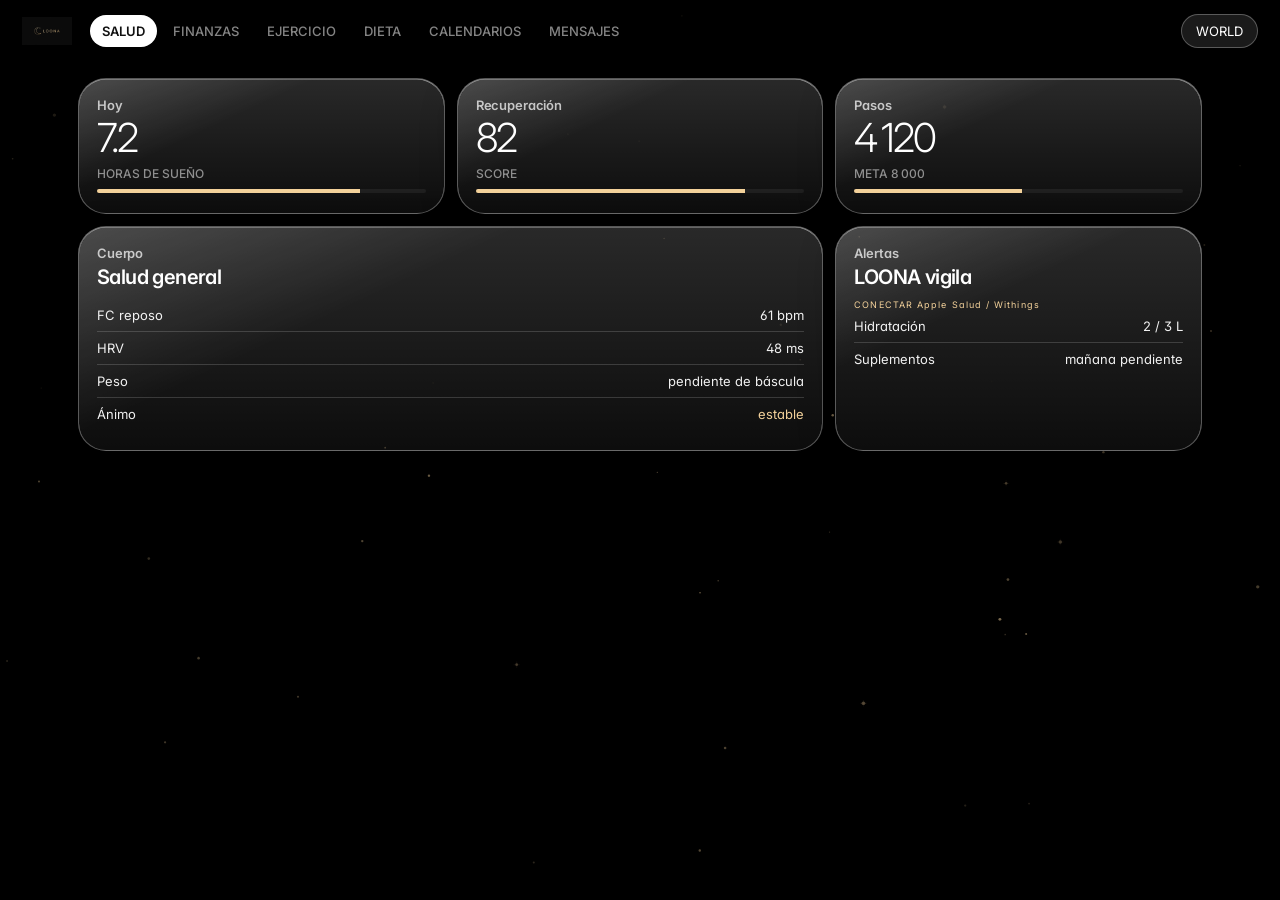
<file: hud/dash.html>
<!DOCTYPE html>
<html lang="es">
<head>
  <meta charset="UTF-8" />
  <meta name="viewport" content="width=device-width, initial-scale=1.0" />
  <title>LOONA · Vida</title>
  <link rel="icon" type="image/png" sizes="32x32" href="brand/favicon-32.png" />
  <link rel="apple-touch-icon" href="brand/apple-touch-icon.png" />
  <link rel="preconnect" href="https://fonts.googleapis.com" />
  <link rel="preconnect" href="https://fonts.gstatic.com" crossorigin />
  <link href="https://fonts.googleapis.com/css2?family=Inter:wght@400;500;600;700&display=swap" rel="stylesheet" />
  <link rel="stylesheet" href="css/loona.css" />
  <link rel="stylesheet" href="css/dash.css" />
</head>
<body class="dash-body">
  <canvas id="stars" aria-hidden="true"></canvas>
  <div class="grain" aria-hidden="true"></div>
  <div class="vignette" aria-hidden="true"></div>

  <header class="dash-top">
    <a class="lock" href="/">
      <img src="brand/lockup.png" alt="LOONA" />
    </a>
    <nav class="dash-nav" id="dash-nav"></nav>
    <a class="back-world" href="/">WORLD</a>
  </header>

  <main class="dash-main" id="dash-main"></main>
  <script src="js/stars.js"></script>
  <script src="js/dash.js"></script>
</body>
</html>
</file>
<file: hud/css/loona.css>
/* LOONA HUD Apex Stylesheet — Updated 2026-08-14 */
:root {
  --void: #05060a;
  --ink: rgba(255, 255, 255, 0.94);
  --mute: rgba(255, 255, 255, 0.52);
  --gold: #f3d19a;
  --copper: #c084fc;
  --line: rgba(255, 255, 255, 0.16);
  --glass: rgba(255, 255, 255, 0.08);
  --ui: -apple-system, BlinkMacSystemFont, "SF Pro Display", "SF Pro Text", "Inter", system-ui, sans-serif;
  --serif: var(--ui);
  --mono: var(--ui);
  --lg-radius: 28px;
}

* { box-sizing: border-box; margin: 0; padding: 0; }
html, body {
  width: 100%; height: 100%;
  background:
    radial-gradient(ellipse at 50% 42%, #0b0d14 0%, #05060a 42%, #000000 100%);
  color: var(--ink);
  overflow: hidden;
  font-family: var(--ui);
  font-feature-settings: "ss01", "cv11";
  -webkit-font-smoothing: antialiased;
}
button, input, select { font: inherit; color: inherit; background: none; border: 0; }
button { cursor: pointer; }

#stars {
  position: fixed; inset: 0; z-index: 0;
  pointer-events: none;
}
#world { position: fixed; inset: 0; z-index: 1; }
#world canvas { display: block; width: 100%; height: 100%; }

.grain, .vignette {
  position: fixed; inset: 0; pointer-events: none; z-index: 2;
}
.grain {
  opacity: 0.08;
  background-image: url("data:image/svg+xml,%3Csvg xmlns='http://www.w3.org/2000/svg' width='180' height='180'%3E%3Cfilter id='n'%3E%3CfeTurbulence type='fractalNoise' baseFrequency='.85' numOctaves='4' stitchTiles='stitch'/%3E%3C/filter%3E%3Crect width='180' height='180' filter='url(%23n)' opacity='.55'/%3E%3C/svg%3E");
  mix-blend-mode: overlay;
}
.vignette {
  background: radial-gradient(ellipse at 50% 45%, transparent 18%, rgba(0, 0, 0, 0.35) 55%, rgba(0, 0, 0, 0.88) 100%);
}

.apex-bar {
  position: fixed; top: 20px; left: 50%; transform: translateX(-50%);
  z-index: 5;
  display: flex; align-items: center; gap: 14px;
  pointer-events: none;
  font-variant-numeric: tabular-nums;
  padding: 6px 18px;
  border-radius: 999px;
  background: rgba(255, 255, 255, 0.06);
  border: 0.5px solid rgba(255, 255, 255, 0.2);
  backdrop-filter: blur(32px) saturate(180%);
  -webkit-backdrop-filter: blur(32px) saturate(180%);
  box-shadow: 0 4px 20px rgba(0, 0, 0, 0.25), inset 0 0.5px 0 rgba(255, 255, 255, 0.4);
}
@keyframes livepulse {
  0%, 100% { opacity: 0.5; transform: scale(1); box-shadow: 0 0 4px #38bdf8; }
  50% { opacity: 1; transform: scale(1.3); box-shadow: 0 0 12px #38bdf8, 0 0 24px rgba(56, 189, 248, 0.6); }
}
@keyframes speakwave {
  0%, 100% { box-shadow: 0 0 4px #38bdf8, 0 0 10px rgba(56, 189, 248, 0.35); }
  50% { box-shadow: 0 0 10px #38bdf8, 0 0 20px rgba(56, 189, 248, 0.7); }
}
@keyframes alertwave {
  0%, 100% { box-shadow: 0 0 4px #f59e0b, 0 0 10px rgba(245, 158, 11, 0.4); }
  50% { box-shadow: 0 0 12px #fbbf24, 0 0 24px rgba(245, 158, 11, 0.8); }
}

.hud-status {
  display: flex; align-items: center; gap: 6px;
  border-right: 0.5px solid rgba(255, 255, 255, 0.16);
  padding-right: 12px;
}
.hud-status .status-dot {
  width: 6px; height: 6px; border-radius: 50%;
  background: rgba(255, 255, 255, 0.45);
  transition: all 0.25s ease;
}
.hud-status .status-text {
  font-size: 10px; font-weight: 600; letter-spacing: 0.14em;
  color: var(--mute); transition: color 0.25s ease;
}

/* 4 Moods styling */
body.is-idle .hud-status .status-dot {
  background: rgba(255, 255, 255, 0.55);
}
body.is-idle .hud-status .status-text {
  color: var(--mute);
}

body.is-listening .hud-status .status-dot {
  background: #38bdf8;
  animation: livepulse 1.3s ease-in-out infinite;
}
body.is-listening .hud-status .status-text {
  color: #38bdf8;
}

body.is-speaking .hud-status .status-dot {
  background: #38bdf8;
  animation: speakwave 1.2s ease-in-out infinite;
}
body.is-speaking .hud-status .status-text {
  color: #38bdf8;
}
body.is-speaking .speak-pill {
  opacity: 1;
  animation: speakwave 1.5s ease-in-out infinite;
}

body.is-alert .hud-status .status-dot {
  background: #f59e0b;
  animation: alertwave 1.1s ease-in-out infinite;
}
body.is-alert .hud-status .status-text {
  color: #f59e0b;
}

.apex-bar time {
  font-size: 17px; font-weight: 600; letter-spacing: 0.04em; color: #fff;
}
#hud-wx {
  font-size: 12px; color: var(--mute); font-weight: 500;
  border-left: 0.5px solid rgba(255, 255, 255, 0.16);
  padding-left: 12px;
}
.speak-pill {
  font-size: 9px; letter-spacing: 0.16em; font-weight: 600;
  color: #67e8f9; opacity: 0; transition: opacity 0.2s;
  padding: 2px 7px; border-radius: 999px;
  background: rgba(56, 189, 248, 0.16);
  border: 0.5px solid rgba(56, 189, 248, 0.4);
}

.crew {
  position: fixed; left: 50%; bottom: 28px; transform: translateX(-50%);
  z-index: 5;
  display: flex; gap: 6px; flex-wrap: wrap; justify-content: center;
  max-width: min(920px, 92vw);
  padding: 6px 10px;
  border-radius: 999px;
  background: rgba(255, 255, 255, 0.06);
  border: 0.5px solid rgba(255, 255, 255, 0.2);
  backdrop-filter: blur(40px) saturate(180%);
  -webkit-backdrop-filter: blur(40px) saturate(180%);
  box-shadow: 0 10px 30px rgba(0, 0, 0, 0.3), inset 0 0.5px 0 rgba(255, 255, 255, 0.4);
}
.crew button {
  position: relative;
  display: inline-flex;
  align-items: center;
  gap: 6px;
  font-size: 12px; font-weight: 500; letter-spacing: 0.02em;
  padding: 7px 14px; border-radius: 999px;
  color: rgba(255, 255, 255, 0.65);
  transition: all 0.2s cubic-bezier(0.16, 1, 0.3, 1);
}
.crew button::before {
  content: "";
  width: 4px; height: 4px;
  border-radius: 50%;
  background: rgba(255, 255, 255, 0.3);
  transition: all 0.2s ease;
}
.crew button:hover {
  color: #fff; background: rgba(255, 255, 255, 0.12);
}
.crew button:hover::before {
  background: rgba(255, 255, 255, 0.85);
  box-shadow: 0 0 6px rgba(255, 255, 255, 0.6);
}
.crew button.on {
  color: #fff;
  background: rgba(56, 189, 248, 0.22);
  border: 0.5px solid rgba(56, 189, 248, 0.45);
  box-shadow: 0 0 12px rgba(56, 189, 248, 0.3);
}
.crew button.on::before {
  background: #38bdf8;
  box-shadow: 0 0 8px #38bdf8;
}

.kicker {
  display: block;
  font-size: 13px;
  letter-spacing: -0.01em;
  text-transform: none;
  color: rgba(255, 255, 255, 0.72);
  font-weight: 600;
}

.float {
  position: relative;
  isolation: isolate;
  overflow: hidden;
  background:
    linear-gradient(180deg, rgba(255, 255, 255, 0.18) 0%, rgba(255, 255, 255, 0.06) 42%, rgba(255, 255, 255, 0.04) 100%);
  backdrop-filter: blur(52px) saturate(190%);
  -webkit-backdrop-filter: blur(52px) saturate(190%);
  border: 0.5px solid rgba(255, 255, 255, 0.32);
  box-shadow:
    0 10px 40px rgba(0, 0, 0, 0.32),
    inset 0 0.6px 0 rgba(255, 255, 255, 0.62),
    inset 0 -0.5px 0 rgba(255, 255, 255, 0.08);
  border-radius: var(--lg-radius);
}
.float::before {
  content: "";
  pointer-events: none;
  position: absolute;
  inset: 0;
  border-radius: inherit;
  background: linear-gradient(155deg, rgba(255, 255, 255, 0.38) 0%, transparent 34%);
  mix-blend-mode: screen;
  opacity: 0.55;
}
.float > * { position: relative; z-index: 1; }

.rail {
  position: fixed;
  top: 28px;
  left: 28px;
  width: 236px;
  z-index: 4;
  display: flex;
  flex-direction: column;
  gap: 10px;
}

.wx { padding: 16px 18px 18px; }
.wx-row { display: flex; align-items: flex-end; gap: 12px; margin-top: 6px; }
.wx-row strong {
  font-size: 52px;
  font-weight: 300;
  letter-spacing: -0.045em;
  line-height: 0.88;
  color: #fff;
}
.wx-row p { font-size: 15px; line-height: 1.2; font-weight: 500; }
.wx-row small { display: block; margin-top: 3px; font-size: 12px; letter-spacing: 0; color: var(--mute); text-transform: none; }

.cal { padding: 16px 16px 18px; }
.cal header { margin-bottom: 8px; }
.cal header strong {
  display: block; margin-top: 2px;
  font-size: 20px; font-weight: 600;
  letter-spacing: -0.03em;
  text-transform: capitalize;
  color: #fff;
}
.cal-dow, .cal-grid {
  display: grid;
  grid-template-columns: repeat(7, 1fr);
  gap: 2px;
}
.cal-dow span {
  text-align: center;
  font-size: 11px;
  letter-spacing: 0;
  color: var(--mute);
  padding: 2px 0 6px;
  font-weight: 500;
}
.cal-cell {
  aspect-ratio: 1;
  display: grid;
  place-items: center;
  position: relative;
  font-size: 13px;
  font-weight: 500;
  color: var(--ink);
  border-radius: 50%;
}
.cal-cell.empty { color: transparent; }
.cal-cell.today {
  background: #fff;
  color: #111;
  font-weight: 600;
}
.cal-cell.has::after {
  content: "";
  position: absolute;
  bottom: 3px;
  width: 3px;
  height: 3px;
  border-radius: 50%;
  background: rgba(255,255,255,0.7);
}
.cal-cell.today.has::after { background: #111; }
.cal-up { margin-top: 12px; display: flex; flex-direction: column; gap: 6px; }
.up-item {
  padding: 8px 10px;
  border-radius: 16px;
  background: rgba(255,255,255,0.08);
  border: 0.5px solid rgba(255,255,255,0.16);
}
.up-item time {
  display: block;
  font-size: 11px;
  letter-spacing: 0;
  color: rgba(255,255,255,0.55);
  font-weight: 500;
}
.up-item p { font-size: 13px; line-height: 1.3; margin-top: 1px; font-weight: 500; }

.stage {
  position: fixed; left: 50%; bottom: 132px; transform: translateX(-50%);
  z-index: 4; text-align: center; pointer-events: none;
}
.stage button { pointer-events: auto; }
.hint {
  font-size: 11px; letter-spacing: 0.08em; color: var(--mute); margin-bottom: 8px; font-weight: 500;
}
.identity { display: flex; align-items: center; justify-content: center; }
.wordmark img {
  height: 44px;
  width: auto;
  display: block;
  mix-blend-mode: screen;
  filter: contrast(1.05);
}
.ghost {
  color: var(--gold); font-size: 13px; opacity: 0.75; padding: 0 6px;
  transition: opacity 0.2s ease;
}
.ghost:hover { opacity: 1; }
.knowledge {
  margin-top: 10px;
  font-size: 13px; letter-spacing: 0;
  color: #fff;
  border: 0.5px solid rgba(255,255,255,0.28);
  padding: 8px 16px;
  border-radius: 999px;
  font-weight: 500;
  pointer-events: auto;
  background: rgba(255,255,255,0.1);
  backdrop-filter: blur(28px) saturate(180%);
  -webkit-backdrop-filter: blur(28px) saturate(180%);
}
.knowledge:hover { background: rgba(255, 255, 255, 0.16); }

.pulse {
  position: fixed;
  right: 28px;
  bottom: 78px;
  top: auto;
  width: 228px;
  height: auto;
  max-height: 148px;
  z-index: 4;
  display: flex;
  flex-direction: column;
  padding: 10px 12px 12px;
}
.log { max-height: 72px; overflow-y: auto; margin-bottom: 8px; }
.log::-webkit-scrollbar { width: 3px; }
.log::-webkit-scrollbar-thumb { background: rgba(255, 255, 255, 0.12); border-radius: 2px; }
.message { margin-bottom: 8px; }
.msg-sender { font-size: 11px; letter-spacing: 0; color: rgba(255,255,255,0.55); margin-bottom: 2px; font-weight: 600; }
.msg-content { font-size: 13px; line-height: 1.35; color: var(--ink); }
.message.you .msg-sender { color: var(--mute); }
#chat-form { display: flex; gap: 6px; border-top: 1px solid var(--line); padding-top: 8px; }
#chat-input { flex: 1; outline: none; font-size: 12px; color: var(--ink); min-width: 0; }
#chat-input::placeholder { color: var(--mute); }
#chat-form button { color: var(--gold); font-weight: bold; }

.capture-pill {
  position: fixed;
  top: 20px;
  right: 28px;
  left: auto;
  transform: none;
  z-index: 6;
  display: flex;
  align-items: center;
  gap: 8px;
  padding: 8px 16px 8px 12px;
  border-radius: 999px;
  color: #fff;
  font-size: 14px;
  font-weight: 500;
  letter-spacing: 0;
  background: rgba(255, 255, 255, 0.12);
  border: 0.5px solid rgba(255, 255, 255, 0.34);
  backdrop-filter: blur(48px) saturate(190%);
  -webkit-backdrop-filter: blur(48px) saturate(190%);
  box-shadow:
    0 10px 32px rgba(0, 0, 0, 0.28),
    inset 0 0.6px 0 rgba(255, 255, 255, 0.58);
}
.capture-pill:hover { background: rgba(255, 255, 255, 0.18); }
.capture-pill.on { background: rgba(255, 255, 255, 0.22); }
.capture-pill svg { display: block; opacity: 0.95; }

.mirror .tv-glass { background: #0a0a0c; }
#mirror-video {
  width: 100%;
  height: 100%;
  object-fit: cover;
  transform: scaleX(-1);
  display: block;
}
.mirror-tools {
  position: absolute;
  left: 0; right: 0; bottom: 16px;
  z-index: 4;
  display: flex;
  justify-content: center;
  gap: 10px;
}
.mirror-tools button {
  padding: 8px 16px;
  border-radius: 999px;
  font-size: 14px;
  font-weight: 500;
  color: #fff;
  background: rgba(255,255,255,0.14);
  border: 0.5px solid rgba(255,255,255,0.3);
  backdrop-filter: blur(28px) saturate(180%);
  -webkit-backdrop-filter: blur(28px) saturate(180%);
}
.mirror-tools button:hover { background: rgba(255,255,255,0.22); }
.rec-dot {
  color: #ff4d4d;
  font-size: 12px;
  font-weight: 600;
  letter-spacing: 0.08em;
}
.rec-dot:not([hidden]) { animation: recblink 1s step-end infinite; }
@keyframes recblink { 50% { opacity: 0.25; } }

.dock {
  position: fixed; left: 50%; bottom: 20px; transform: translateX(-50%);
  z-index: 5; display: flex; gap: 2px;
  background: rgba(255, 255, 255, 0.1);
  border: 0.5px solid rgba(255, 255, 255, 0.3);
  padding: 5px;
  border-radius: 999px;
  backdrop-filter: blur(48px) saturate(190%);
  -webkit-backdrop-filter: blur(48px) saturate(190%);
  box-shadow:
    0 10px 36px rgba(0, 0, 0, 0.28),
    inset 0 0.6px 0 rgba(255, 255, 255, 0.55);
}
.dock-btn {
  font-size: 12px; letter-spacing: 0;
  padding: 8px 13px;
  color: rgba(255,255,255,0.72);
  border-radius: 999px;
  font-weight: 500;
}
.dock-btn:hover, .dock-btn.on { background: rgba(255, 255, 255, 0.18); color: #fff; }
.dock-btn.rec { color: #111; background: #fff; font-weight: 600; }

.tv {
  position: fixed; inset: 0; z-index: 8;
  display: grid; place-items: center;
  pointer-events: none; opacity: 0;
}
.tv.on { pointer-events: auto; opacity: 1; }
.tv-flash {
  position: absolute; inset: 0;
  background: #fff6e0; opacity: 0; pointer-events: none;
}
.tv.on .tv-flash { animation: tvflash 0.45s ease-out; }
.tv-bezel {
  width: min(920px, 86vw); height: min(520px, 62vh);
  padding: 10px;
  background: linear-gradient(180deg, rgba(255,255,255,0.16), rgba(255,255,255,0.05));
  backdrop-filter: blur(48px) saturate(180%);
  -webkit-backdrop-filter: blur(48px) saturate(180%);
  border: 0.5px solid rgba(255,255,255,0.3);
  box-shadow: 0 30px 90px rgba(0,0,0,.55), inset 0 0.6px 0 rgba(255,255,255,.5);
  transform: scaleY(0.01) scaleX(0.2);
  filter: brightness(8);
  border-radius: 32px;
}
.tv.on .tv-bezel { animation: tvon 0.55s cubic-bezier(.2,.8,.2,1) forwards; }
.tv.off .tv-bezel { animation: tvoff 0.38s ease-in forwards; }
.tv-glass {
  position: relative; height: 100%; overflow: hidden;
  background: #090d16;
  border-radius: 8px;
}
.tv-scan {
  position: absolute; inset: 0; pointer-events: none; z-index: 2;
  background: repeating-linear-gradient(
    to bottom,
    rgba(255,255,255,.03) 0 1px,
    transparent 1px 3px
  );
  mix-blend-mode: screen;
}
.tv-bar {
  position: absolute; left: 0; right: 0; top: 0; z-index: 3;
  display: flex; justify-content: space-between; align-items: center;
  padding: 12px 16px;
  letter-spacing: 0; font-size: 13px; color: #fff;
  font-weight: 600;
  background: linear-gradient(rgba(9,13,22,0.45), transparent);
}
.tv-body { height: 100%; }
.cinema { position: relative; width: 100%; height: 100%; background: #090d16; }
.cinema .slide {
  position: absolute; inset: 0;
  opacity: 0;
  transition: opacity 0.85s ease;
}
.cinema .slide.on { opacity: 1; }
.cinema img {
  width: 100%; height: 100%; object-fit: cover; display: block;
  filter: saturate(0.92) contrast(1.08);
}
.cinema .empty {
  height: 100%;
  display: grid; place-items: center;
  color: var(--mute);
  letter-spacing: 0.16em;
  font-size: 11px;
}

.drawer {
  position: fixed; top: 12px; right: 12px; bottom: 12px; width: 300px;
  z-index: 7; padding: 24px;
  background: rgba(255, 255, 255, 0.08);
  border: 0.5px solid rgba(255,255,255,0.28);
  backdrop-filter: blur(56px) saturate(190%);
  -webkit-backdrop-filter: blur(56px) saturate(190%);
  border-radius: 32px;
  box-shadow: 0 20px 60px rgba(0,0,0,0.4), inset 0 0.6px 0 rgba(255,255,255,0.5);
  transform: translateX(110%);
  transition: transform .35s ease;
}
.drawer.open { transform: none; }
.knobs { display: flex; flex-direction: column; gap: 14px; margin-top: 18px; }
.knobs label { font-size: 11px; color: var(--mute); display: flex; flex-direction: column; gap: 6px; }
.knobs label.chk { flex-direction: row; align-items: center; gap: 8px; cursor: pointer; }
.knobs input[type="range"], .knobs input[type="text"], .knobs select {
  width: 100%; border-bottom: 1px solid var(--line); padding: 6px 0;
  background: none; outline: none;
}
.knobs select option { background: #0f172a; }
.knobs b { color: var(--gold); font-weight: 500; font-size: 10px; }
.save {
  margin-top: 12px; border: 1px solid var(--gold); color: var(--gold);
  padding: 10px; letter-spacing: 0.15em; font-size: 10px;
  border-radius: 6px;
}
.save:hover { background: var(--gold); color: #0f172a; font-weight: 600; }

.sheet {
  position: fixed; inset: 0; z-index: 9; display: none;
  place-items: center; background: rgba(0,0,0,.65);
  backdrop-filter: blur(10px);
  -webkit-backdrop-filter: blur(10px);
}
.sheet.open { display: grid; }
.sheet article {
  width: min(640px, 90vw); max-height: 70vh; overflow-y: auto;
  background: rgba(255,255,255,0.1);
  border: 0.5px solid rgba(255,255,255,0.28);
  padding: 24px;
  border-radius: 32px;
  backdrop-filter: blur(48px) saturate(180%);
  -webkit-backdrop-filter: blur(48px) saturate(180%);
  box-shadow: 0 25px 50px rgba(0,0,0,0.45), inset 0 0.6px 0 rgba(255,255,255,0.5);
}
.sheet header { display: flex; justify-content: space-between; margin-bottom: 16px; }
#knowledge-body { font-family: var(--mono); font-size: 14px; line-height: 1.5; }
#knowledge-body h1, #knowledge-body h2 { font-family: var(--serif); font-weight: 600; color: var(--gold); margin: 16px 0 8px; }

.wake {
  position: fixed; inset: 0; z-index: 12;
  display: grid; place-items: center;
  background: rgba(7,11,18,0.35);
}
.wake[hidden] { display: none; }
.wake button {
  border: 0.5px solid rgba(255,255,255,0.32);
  color: #fff;
  padding: 14px 22px;
  letter-spacing: 0;
  font-size: 15px;
  font-weight: 500;
  border-radius: 999px;
  background: rgba(255,255,255,0.12);
  backdrop-filter: blur(40px) saturate(180%);
  -webkit-backdrop-filter: blur(40px) saturate(180%);
}

@keyframes tvon {
  0% { transform: scaleY(0.008) scaleX(0.18); filter: brightness(10); }
  18% { transform: scaleY(0.03) scaleX(1); filter: brightness(5); }
  42% { transform: scaleY(1) scaleX(1); filter: brightness(1.6); }
  100% { transform: none; filter: none; }
}
@keyframes tvoff {
  0% { transform: none; filter: none; }
  40% { transform: scaleY(0.04) scaleX(1); filter: brightness(4); }
  100% { transform: scaleY(0.006) scaleX(0.12); filter: brightness(0); opacity: 0; }
}
@keyframes tvflash {
  0% { opacity: .55; }
  100% { opacity: 0; }
}

@media (max-width: 1024px) {
  .rail { display: none; }
  .pulse { width: 200px; right: 16px; }
}
</file>
<file: hud/css/dash.css>
.dash-body { background: #000; }
.dash-top {
  position: fixed; top: 0; left: 0; right: 0; z-index: 6;
  display: flex; align-items: center; gap: 18px;
  padding: 14px 22px;
  background: linear-gradient(#000, transparent);
}
.lock img { height: 28px; width: auto; display: block; mix-blend-mode: screen; opacity: 0.95; }
.dash-nav { display: flex; gap: 4px; flex-wrap: wrap; flex: 1; }
.dash-nav button {
  font-size: 13px; letter-spacing: 0;
  padding: 8px 12px; border-radius: 999px; color: var(--mute); font-weight: 500;
}
.dash-nav button.on { color: #111; background: #fff; font-weight: 600; }
.back-world {
  font-size: 13px; letter-spacing: 0; color: #fff;
  border: 0.5px solid rgba(255,255,255,0.28); padding: 8px 14px; border-radius: 999px;
  text-decoration: none;
  background: rgba(255,255,255,0.1);
  backdrop-filter: blur(28px);
}
.dash-main {
  position: relative; z-index: 3;
  padding: 78px 28px 40px;
  max-width: 1180px; margin: 0 auto;
}
.dash-grid {
  display: grid;
  grid-template-columns: repeat(12, 1fr);
  gap: 12px;
}
.card {
  position: relative;
  isolation: isolate;
  overflow: hidden;
  background: linear-gradient(180deg, rgba(255,255,255,0.16), rgba(255,255,255,0.05));
  border: 0.5px solid rgba(255,255,255,0.3);
  border-radius: 28px;
  padding: 18px 18px 20px;
  backdrop-filter: blur(48px) saturate(190%);
  -webkit-backdrop-filter: blur(48px) saturate(190%);
  box-shadow: 0 10px 36px rgba(0,0,0,0.28), inset 0 0.6px 0 rgba(255,255,255,0.55);
}
.card::before {
  content: "";
  pointer-events: none;
  position: absolute; inset: 0; border-radius: inherit;
  background: linear-gradient(155deg, rgba(255,255,255,0.32), transparent 36%);
  mix-blend-mode: screen; opacity: 0.5;
}
.card > * { position: relative; z-index: 1; }
.card.w4 { grid-column: span 4; }
.card.w6 { grid-column: span 6; }
.card.w8 { grid-column: span 8; }
.card.w12 { grid-column: span 12; }
.card h2 {
  font-size: 20px; font-weight: 600;
  letter-spacing: -0.03em;
  margin: 4px 0 10px;
  color: #fff;
}
.metric { font-size: 40px; font-weight: 300; color: #fff; letter-spacing: -0.045em; }
.metric small { display: block; font-size: 12px; color: var(--mute); letter-spacing: 0; margin-top: 4px; font-weight: 500; }
.row { display: flex; justify-content: space-between; gap: 10px; padding: 8px 0; border-top: 1px solid var(--line); font-size: 13px; }
.row:first-of-type { border-top: 0; }
.ok { color: var(--gold); }
.bad { color: #f472b6; }
.pill { font-size: 9px; letter-spacing: 0.12em; color: var(--gold); }
.bar { height: 4px; background: rgba(255,255,255,0.06); border-radius: 99px; margin-top: 8px; overflow: hidden; }
.bar i { display: block; height: 100%; background: var(--gold); }
.msg {
  display: grid; grid-template-columns: 56px 1fr auto;
  gap: 10px; align-items: center;
  padding: 10px 0; border-top: 1px solid var(--line); font-size: 13px;
}
.msg b { font-size: 9px; letter-spacing: 0.12em; color: var(--gold); }
@media (max-width: 900px) {
  .card.w4, .card.w6, .card.w8 { grid-column: span 12; }
}
</file>
